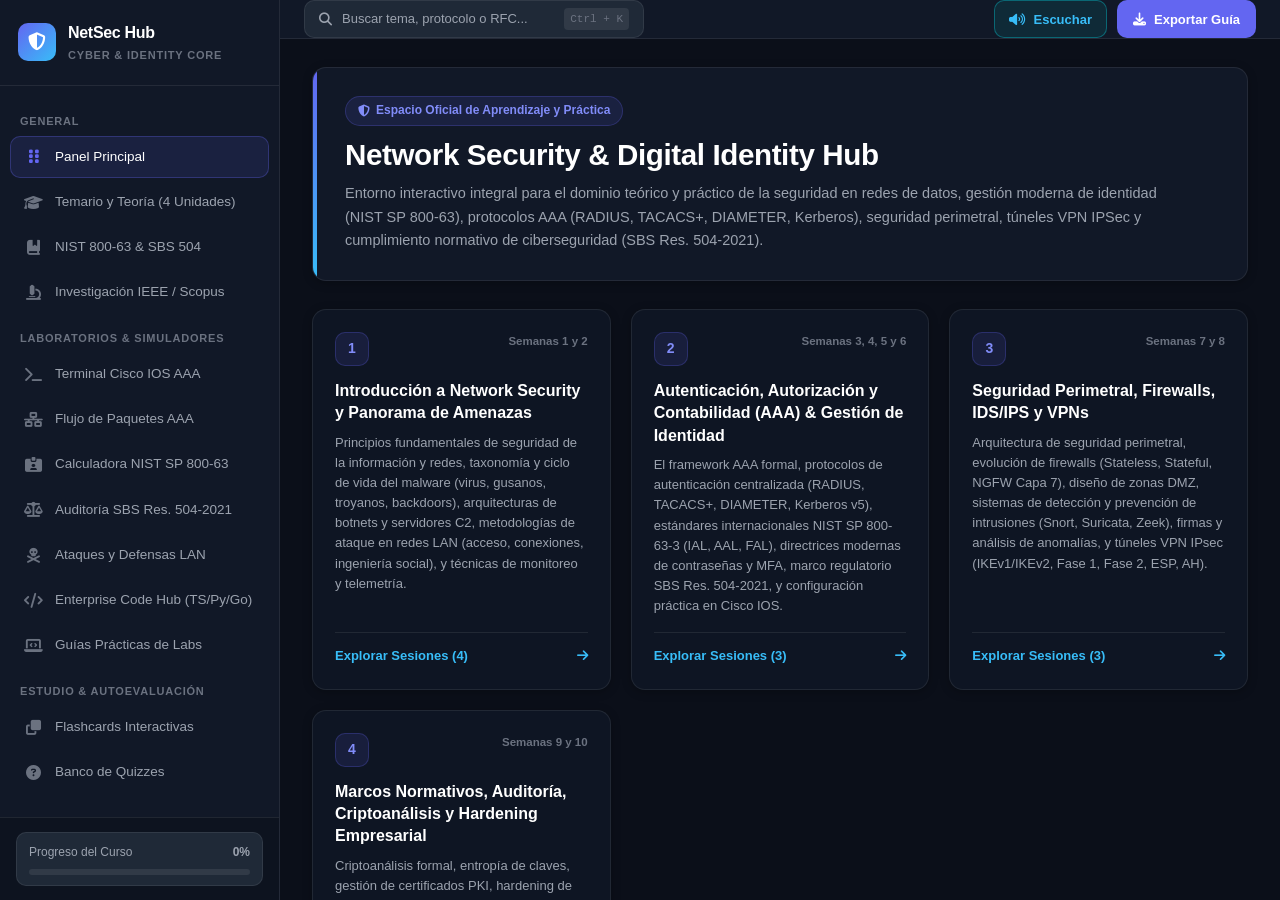
<file: index.html>
<!DOCTYPE html>
<html lang="es">
<head>
  <meta charset="UTF-8">
  <meta http-equiv="refresh" content="0; url=frontend/index.html">
  <meta name="viewport" content="width=device-width, initial-scale=1.0">
  <title>NetSec Enterprise Hub | Redirecting...</title>
  <style>
    body {
      background-color: #080c14;
      color: #00f5ff;
      font-family: -apple-system, BlinkMacSystemFont, 'Segoe UI', Roboto, sans-serif;
      display: flex;
      flex-direction: column;
      align-items: center;
      justify-content: center;
      height: 100vh;
      margin: 0;
    }
    a {
      color: #00f5ff;
      text-decoration: none;
      border: 1px solid #00f5ff;
      padding: 10px 20px;
      border-radius: 8px;
      margin-top: 15px;
      transition: all 0.2s;
    }
    a:hover {
      background: rgba(0, 245, 255, 0.15);
      box-shadow: 0 0 15px rgba(0, 245, 255, 0.3);
    }
  </style>
</head>
<body>
  <h2>Cargando NetSec Enterprise Hub...</h2>
  <p>Si no eres redirigido automáticamente, haz clic abajo:</p>
  <a href="frontend/index.html">Acceder al Portal de Estudio & Laboratorios</a>
</body>
</html>
</file>
